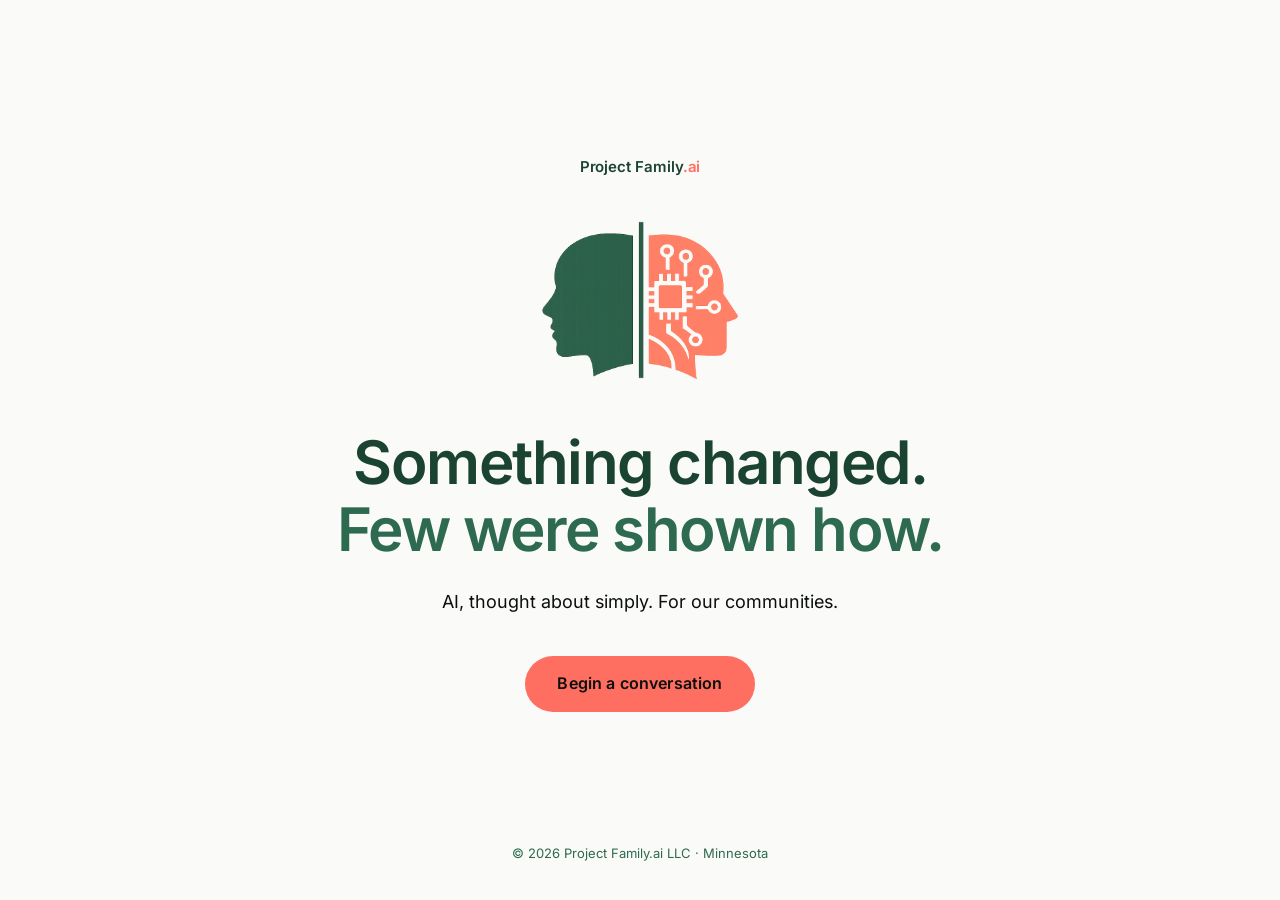
<file: index.html>
<!doctype html>
<html lang="en">
<head>
<meta charset="utf-8">
<meta name="viewport" content="width=device-width, initial-scale=1">
<title>Project Family.ai</title>
<meta name="description" content="Project Family.ai teaches everyday people how to use AI to make life better for themselves and their families.">
<meta name="theme-color" content="#FAFAF8">
<meta property="og:title" content="Project Family.ai">
<meta property="og:description" content="AI, thought about simply. For our communities.">
<link rel="icon" type="image/png" href="favicon.png">
<style>
@font-face{font-family:"Inter";src:url("fonts/inter-var.woff2") format("woff2");font-weight:200 600;font-display:swap}
/* Brand tokens: 02 Marketing & Brand / 02 Brand System / pfai-brand-tokens.css */
:root{
  --pfai-forest:#1B4332; --pfai-coral:#FF6F61; --pfai-mid-green:#2D6A4F; --pfai-light-green:#40916C;
  --pfai-near-black:#0B0F0E; --pfai-off-white:#FAFAF8; --pfai-white:#FFFFFF;
  --pfai-font-sans:"Inter","Helvetica Neue",Arial,sans-serif;
}
*{box-sizing:border-box;margin:0;padding:0}
html{background:var(--pfai-off-white)}
body{font-family:var(--pfai-font-sans);color:var(--pfai-near-black);background:var(--pfai-off-white);
  min-height:100vh;min-height:100svh;display:flex;flex-direction:column;-webkit-font-smoothing:antialiased;line-height:1.6}
main{flex:1;display:flex;flex-direction:column;align-items:center;justify-content:center;text-align:center;padding:72px 28px 48px}
.wordmark{font-size:15px;font-weight:600;letter-spacing:-.005em;color:var(--pfai-forest);margin-bottom:40px}
.wordmark span{color:var(--pfai-coral)}
/* Official master mark, file unchanged. The wrapper only hides the file's transparent padding. */
.logo{position:relative;width:200px;aspect-ratio:612/495;overflow:hidden;margin-bottom:48px}
.logo img{position:absolute;width:250.98%;height:auto;left:-73.53%;top:-35.15%;display:block}
h1{font-weight:600;font-size:clamp(32px,5vw,60px);line-height:1.12;letter-spacing:-.025em;color:var(--pfai-forest);max-width:20ch}
h1 .l2{display:block;color:var(--pfai-mid-green)}
.lede{margin-top:24px;max-width:36ch;text-wrap:balance;font-size:clamp(17px,1.4vw,19px);font-weight:400;color:var(--pfai-near-black)}
.btn{display:inline-block;margin-top:40px;padding:15px 32px;border-radius:999px;background:var(--pfai-coral);color:var(--pfai-near-black);
  text-decoration:none;font-weight:600;font-size:16px;letter-spacing:.01em;transition:background .3s,color .3s}
.btn:hover,.btn:focus-visible{background:var(--pfai-forest);color:var(--pfai-white);outline:none}
.btn:focus-visible{box-shadow:0 0 0 3px var(--pfai-off-white),0 0 0 5px var(--pfai-light-green)}
footer{padding:0 28px 36px;text-align:center;font-size:13px;color:var(--pfai-mid-green)}

/* restrained reveal */
.r{opacity:0;transform:translateY(12px);transition:opacity 1.2s ease,transform 1.2s ease}
.r.in{opacity:1;transform:none}
.d1{transition-delay:.3s}.d2{transition-delay:.8s}.d3{transition-delay:1.3s}
@media (prefers-reduced-motion:reduce){.r{opacity:1;transform:none;transition:none}}
@media (max-width:520px){
  main{padding:56px 24px 40px}
  .wordmark{margin-bottom:32px}
  .logo{width:160px;margin-bottom:40px}
}
</style>
</head>
<body>
<main>
  <div class="wordmark r">Project Family<span>.ai</span></div>
  <div class="logo r"><img src="brand/pfai-master-mark-peach-on-dark.png" alt="Project Family.ai logo: a human head in forest green and an AI head in coral with a circuit chip, back to back" width="1536" height="1024"></div>
  <h1 class="r d1">Something changed.<span class="l2">Few were shown how.</span></h1>
  <p class="lede r d2">AI, thought about simply. For our communities.</p>
  <a class="btn r d3" href="mailto:tim.meyer11@gmail.com?subject=Hello">Begin a conversation</a>
</main>
<footer>© 2026 Project Family.ai LLC · Minnesota</footer>
<script>
(function(){
  var els=document.querySelectorAll('.r');
  if(!('IntersectionObserver' in window)){els.forEach(function(e){e.classList.add('in')});return;}
  var io=new IntersectionObserver(function(entries){
    entries.forEach(function(en){if(en.isIntersecting){en.target.classList.add('in');io.unobserve(en.target);}});
  },{threshold:.2});
  els.forEach(function(e){io.observe(e)});
})();
</script>
</body>
</html>
</file>
